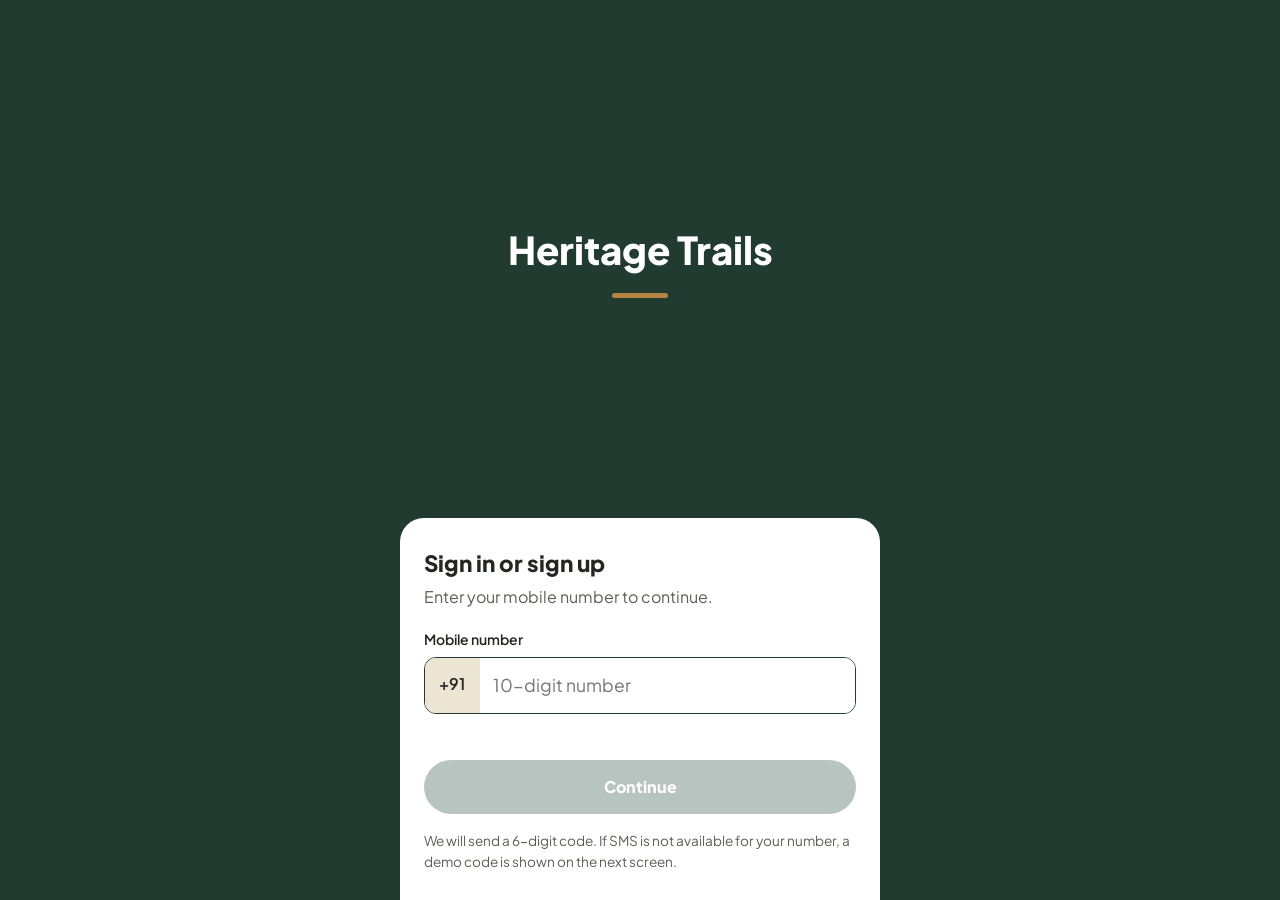
<file: index.html>
<!doctype html><html lang="en"><head><meta charset="utf-8"><meta name="viewport" content="width=device-width, initial-scale=1, viewport-fit=cover"><meta name="theme-color" content="#223B30"><title>Heritage Trails</title>
<link rel="preconnect" href="https://fonts.googleapis.com"><link rel="preconnect" href="https://fonts.gstatic.com" crossorigin><link href="https://fonts.googleapis.com/css2?family=Plus+Jakarta+Sans:wght@400;600;800&display=swap" rel="stylesheet"><link rel="stylesheet" href="assets/style.css?v=12"></head>
<body class="login"><main class="lg"><h1 class="logo">Heritage Trails</h1><section class="lsheet" id="sheet" aria-live="polite"></section></main>
<div id="rc"></div><script src="assets/auth.js?v=12"></script><script src="assets/firebase-config.js?v=12"></script><script src="assets/login.js?v=12"></script></body></html>
</file>
<file: assets/style.css>
:root{--bg:#F6F1E5;--card:#fff;--ink:#232722;--teal:#223B30;--gold:#B58443;--line:#E3DBC8;--muted:#5B5F57;--r:16px;--bad:#a63a2b}
*{box-sizing:border-box}body{margin:0;background:var(--bg);color:var(--ink);font:1rem/1.55 Aptos,"Plus Jakarta Sans",system-ui,sans-serif;overflow-wrap:anywhere}
a{color:var(--teal)}a:focus-visible,button:focus-visible,input:focus-visible{outline:3px solid var(--gold);outline-offset:2px}
.wrap{max-width:46rem;margin:0 auto;padding:0 1.25rem}
.appbar{background:#fff;border-bottom:1px solid var(--line);position:sticky;top:0;z-index:5}.appbar .wrap{display:flex;align-items:baseline;gap:.6rem;padding-top:.8rem;padding-bottom:.8rem}
.brand{font-weight:800;color:var(--teal);font-size:1.15rem}.city{color:var(--muted);font-size:.875rem}
.lead{font-size:1.75rem;line-height:1.2;font-weight:800;margin:1.5rem 0 1rem}
.search{width:100%;padding:.9rem 1.1rem;border:1px solid var(--line);border-radius:999px;font:inherit;background:#fff;box-shadow:0 2px 8px #0000000d}
.chips{display:flex;gap:.5rem;overflow-x:auto;padding:.9rem 0;scrollbar-width:none}.chips.static{flex-wrap:wrap;overflow:visible;padding:.25rem 0 0}
.chip{border:1px solid var(--line);background:#fff;border-radius:999px;padding:.4rem .95rem;font:inherit;font-size:.9rem;white-space:nowrap;cursor:pointer}
.chip[aria-pressed=true]{background:var(--teal);border-color:var(--teal);color:#fff}.static .chip{cursor:default;background:#ECE5D3}
h2{font-size:1.2rem;font-weight:800;margin:1.75rem 0 .75rem}
.scroller{display:flex;gap:1rem;overflow-x:auto;padding-bottom:.5rem;scroll-snap-type:x mandatory}
.tcard{flex:0 0 76%;max-width:17rem;scroll-snap-align:start;background:var(--card);border-radius:var(--r);overflow:hidden;text-decoration:none;color:inherit;box-shadow:0 2px 10px #0000001a}
.t-img,.c-img{display:block;width:100%;aspect-ratio:4/3;object-fit:cover;background:#E3DBC8}.t-body,.c-body{padding:.75rem .9rem 1rem;display:flex;flex-direction:column}
.m{color:var(--muted);font-size:.875rem;overflow:hidden;text-overflow:ellipsis;white-space:nowrap}
.grid{display:grid;gap:1.25rem;padding-bottom:3rem}@media(min-width:40rem){.grid{grid-template-columns:1fr 1fr}.tcard{flex-basis:17rem}}
.card{display:block;background:var(--card);border-radius:var(--r);overflow:hidden;text-decoration:none;color:inherit;box-shadow:0 2px 10px #0000001a}
.card strong,.tcard strong{font-size:1.02rem}
.hero{position:relative;height:42vh;min-height:15rem;max-height:26rem;background:#E3DBC8}.hero img{width:100%;height:100%;object-fit:cover;display:block}
.backbtn{position:absolute;top:calc(.75rem + env(safe-area-inset-top,0px));left:.9rem;width:2.6rem;height:2.6rem;border-radius:50%;background:#fff;display:grid;place-items:center;text-decoration:none;font-size:1.3rem;box-shadow:0 2px 8px #0003}
.sheet{position:relative;margin-top:-1.5rem;background:var(--bg);border-radius:24px 24px 0 0;padding:1.5rem 0 7rem}
.sheet h1{font-size:1.75rem;line-height:1.2;font-weight:800;margin:0 0 .25rem}.sub{margin:0;color:var(--muted)}
.cta{display:block;text-align:center;margin:1.25rem 0 0;padding:.85rem;border-radius:999px;background:var(--teal);color:#fff;text-decoration:none;font-weight:600}
.info{margin:0;background:var(--card);border-radius:var(--r);padding:.25rem 1rem}.info div{padding:.8rem 0;border-bottom:1px solid var(--line)}.info div:last-child{border:0}
dt{font-weight:600;font-size:.875rem;color:var(--muted)}dd{margin:.15rem 0 0}
.note{color:var(--muted);font-size:.9rem}.check{margin:0 0 1rem;padding:1rem;border:2px solid var(--gold);background:#fff;border-radius:var(--r)}.check p{margin:.25rem 0 0}
.pager{display:flex;justify-content:space-between;gap:1rem;margin-top:1.5rem}.pager a{max-width:48%;font-weight:600}.pager .next{margin-left:auto;text-align:right}
.bar{position:fixed;left:0;right:0;bottom:0;background:#fff;border-top:1px solid var(--line);box-shadow:0 -4px 14px #0000001a;padding:.75rem 1.25rem calc(.75rem + env(safe-area-inset-bottom,0px));display:flex;align-items:center;gap:.75rem;z-index:6}
.bar .stop{flex:1;font-size:.875rem;color:var(--muted)}.bar .stop b{display:block;color:var(--ink)}.bar a{background:var(--gold);color:#17201f;font-weight:800;text-decoration:none;padding:.7rem 1.1rem;border-radius:999px}
.dots{display:flex;gap:.25rem;margin-top:.3rem}.dots i{height:5px;flex:1;border-radius:3px;background:var(--line)}.dots i.on{background:var(--teal)}
.login{background:var(--teal)}.lg{min-height:100vh;min-height:100dvh;display:flex;flex-direction:column}
.logo{flex:1;display:grid;place-content:center;justify-items:center;margin:0;padding:2rem 1rem;color:#fff;font-size:2.4rem;font-weight:800;text-align:center}.logo::after{content:"";width:3.5rem;height:5px;border-radius:3px;background:var(--gold);margin-top:.8rem}
.lsheet{background:#fff;border-radius:24px 24px 0 0;padding:1.75rem 1.5rem calc(1.75rem + env(safe-area-inset-bottom,0px));width:100%;max-width:30rem;margin:0 auto}
.lsheet h2{margin:0 0 .25rem;font-size:1.4rem}.lsheet .sub{margin:0 0 1.25rem}.lbl{display:block;font-weight:600;font-size:.875rem;margin-bottom:.4rem}
.ph{display:flex;border:1.5px solid var(--line);border-radius:12px;overflow:hidden}.ph:focus-within,.txt:focus{border-color:var(--teal)}.ph span{padding:.85rem .9rem;background:#ECE5D3;font-weight:600}
.ph input,.txt{border:0;font:inherit;font-size:1.1rem;padding:.85rem;flex:1;min-width:0;outline:none}.txt{display:block;width:100%;border:1.5px solid var(--line);border-radius:12px}
.btn{display:block;width:100%;margin-top:1rem;padding:.9rem;border:0;border-radius:999px;background:var(--teal);color:#fff;font:inherit;font-weight:800;cursor:pointer}.btn:disabled{background:#b8c4c0;cursor:not-allowed}
.err{color:var(--bad);min-height:1.4rem;margin:.5rem 0 0;font-size:.9rem}.fine{color:var(--muted);font-size:.85rem;margin:1rem 0 0}
.link{background:none;border:0;color:var(--teal);font:inherit;font-weight:600;padding:0;cursor:pointer;text-decoration:underline}.skip{display:block;margin:1rem auto 0}
.demo{background:#fff6dc;border:1px solid var(--gold);border-radius:12px;padding:.7rem .9rem;margin-bottom:1rem;font-size:.9rem}
.otp{display:flex;gap:.5rem}.otp input{flex:1;min-width:0;width:100%;aspect-ratio:1;text-align:center;font:inherit;font-size:1.4rem;font-weight:800;border:1.5px solid var(--line);border-radius:12px}.otp input:focus{border-color:var(--teal);outline:none}
.dots2{display:flex;gap:.4rem;margin-bottom:1.25rem}.dots2 i{height:6px;width:1.5rem;border-radius:3px;background:var(--line)}.dots2 i.on{background:var(--teal);width:2.5rem}
.hi{margin:1.25rem 0 0;color:var(--muted)}.tabs{position:fixed;left:0;right:0;bottom:0;display:flex;background:#fff;border-top:1px solid var(--line);padding-bottom:env(safe-area-inset-bottom,0px);z-index:6}
.tabs button{flex:1;padding:.9rem;border:0;background:none;font:inherit;font-weight:600;color:var(--muted);cursor:pointer}.tabs button[aria-current=page]{color:var(--teal);box-shadow:inset 0 3px 0 var(--gold)}
body:not(.detail):not(.login){padding-bottom:4.5rem}.out{background:#fff;color:var(--bad);border:1.5px solid var(--bad)}
.hero img{object-position:50% 40%}
.ov{position:absolute;left:0;right:0;bottom:0;padding:4rem 1.25rem 2.75rem;color:#F6F1E5;background:linear-gradient(transparent,rgba(35,39,34,.9) 70%)}
.ov>*{max-width:46rem;margin-left:auto;margin-right:auto}
.eyebrow{display:block;width:max-content;max-width:100%;border-top:3px solid var(--gold);padding-top:.4rem;font-size:.75rem;font-weight:800;letter-spacing:.12em;text-transform:uppercase}
.ov h1{font-family:"Aptos Display",Aptos,"Plus Jakarta Sans",system-ui,sans-serif;font-size:1.9rem;line-height:1.15;font-weight:800;margin:.4rem auto .35rem}.ov p{margin:0 auto;font-size:.95rem}
.credit{font-size:.8rem;color:var(--muted);margin:.5rem 0 0}
.mapframe{display:block;width:100%;height:65vh;min-height:20rem;border:0;border-radius:var(--r);background:var(--line)}
.maplist{list-style:none;margin:0 0 2rem;padding:0}.maplist li{display:flex;justify-content:space-between;gap:1rem;padding:.8rem 0;border-bottom:1px solid var(--line)}.maplist a{font-weight:600}
.pinwrap{background:none;border:0}.pin{width:30px;height:30px;border-radius:50%;background:#223B30;color:#F6F1E5;border:2px solid #F6F1E5;display:grid;place-items:center;font:800 .85rem/1 Aptos,"Plus Jakarta Sans",system-ui,sans-serif;box-shadow:0 1px 5px #0007}.pin.t2{background:#B58443;color:#232722}.pin.o{background:#5B5F57}
.pop{min-width:11rem}.popi+.popi{margin-top:.6rem;padding-top:.6rem;border-top:1px solid var(--line)}.popi a{font-weight:600}
</file>
